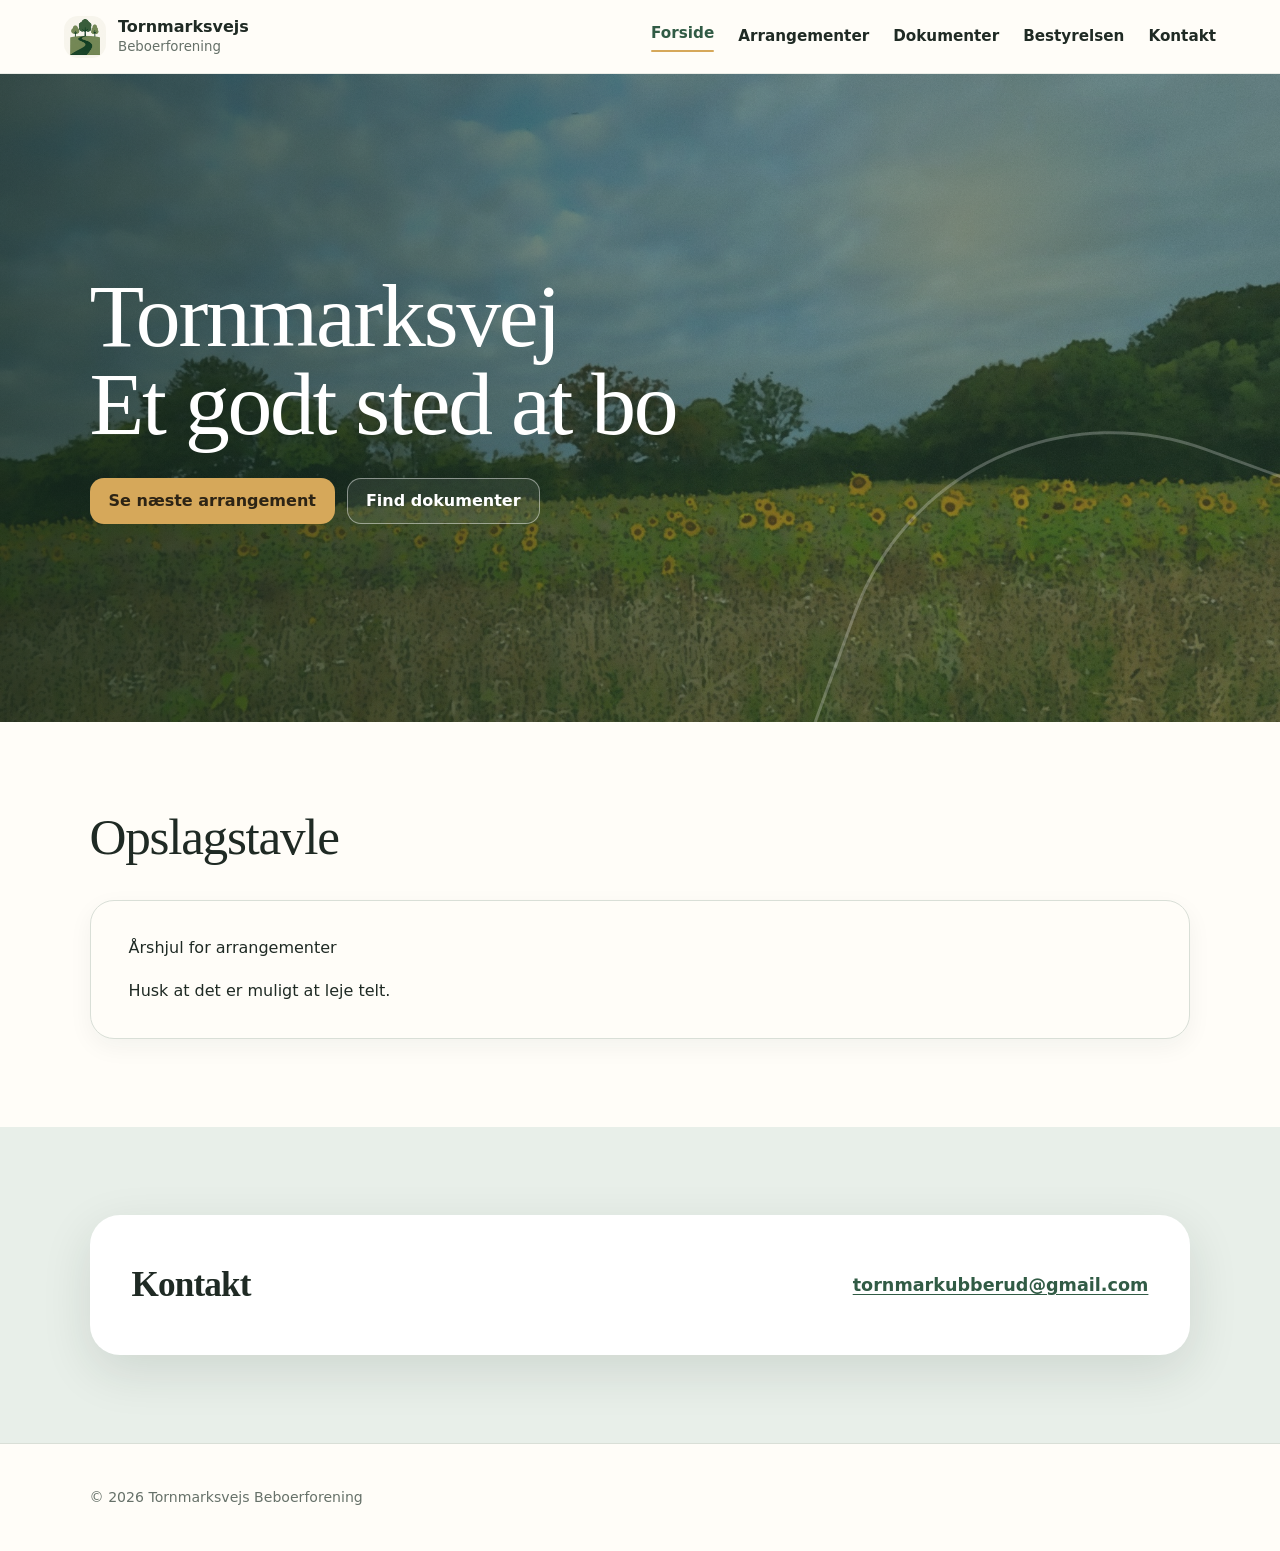
<file: index.html>
<!doctype html>
<html lang="da">
<head>
  <meta charset="utf-8">
  <meta name="viewport" content="width=device-width, initial-scale=1">
  <meta name="description" content="Tornmarksvejs Beboerforening – opslagstavle med beskeder til vejen.">
  <title>Tornmarksvejs Beboerforening</title>
  <link rel="stylesheet" href="css/style.css">
</head>
<body>
  <header class="site-header">
    <a class="brand" href="index.html" aria-label="Tornmarksvejs Beboerforening">
      <img class="brand-mark" src="images/logo-icon.png" alt="Tornmarksvejs Beboerforening logo">
      <span><strong>Tornmarksvejs</strong><small>Beboerforening</small></span>
    </a>
    <button class="menu-button" aria-expanded="false" aria-controls="main-nav">Menu</button>
    <nav id="main-nav" class="main-nav" aria-label="Hovedmenu">
      <a href="index.html" class="active">Forside</a>
      <a href="arrangementer.html">Arrangementer</a>
      <a href="dokumenter.html">Dokumenter</a>
      <a href="bestyrelsen.html">Bestyrelsen</a>
      <a href="#kontakt">Kontakt</a>
    </nav>
  </header>

  <main>
    <section class="hero">
      <div class="hero-overlay"></div>
      <div class="hero-content">
        <h1>Tornmarksvej  <br>Et godt sted at bo</h1>
        <div class="hero-actions">
          <a class="button primary" href="arrangementer.html">Se næste arrangement</a>
          <a class="button ghost" href="dokumenter.html">Find dokumenter</a>
        </div>
      </div>
      <div class="road-line" aria-hidden="true"></div>
    </section>

    <section id="opslagstavle" class="section section-light">
      <div class="section-heading">
        <h2>Opslagstavle</h2>
      </div>
      <div id="opslagstavle-content" class="notice-board"></div>
    </section>

    <section id="kontakt" class="section section-contact">
      <div class="contact-card">
        <h2>Kontakt</h2>
        <a id="contact-mail" class="mail-link" href="mailto:tornmarkubberud@gmail.com">tornmarkubberud@gmail.com</a>
      </div>
    </section>
  </main>

  <footer class="site-footer">
    <p>© <span id="year"></span> Tornmarksvejs Beboerforening</p>
  </footer>

  <script src="data/site-data.js"></script>
  <script src="js/main.js"></script>
</body>
</html>
</file>
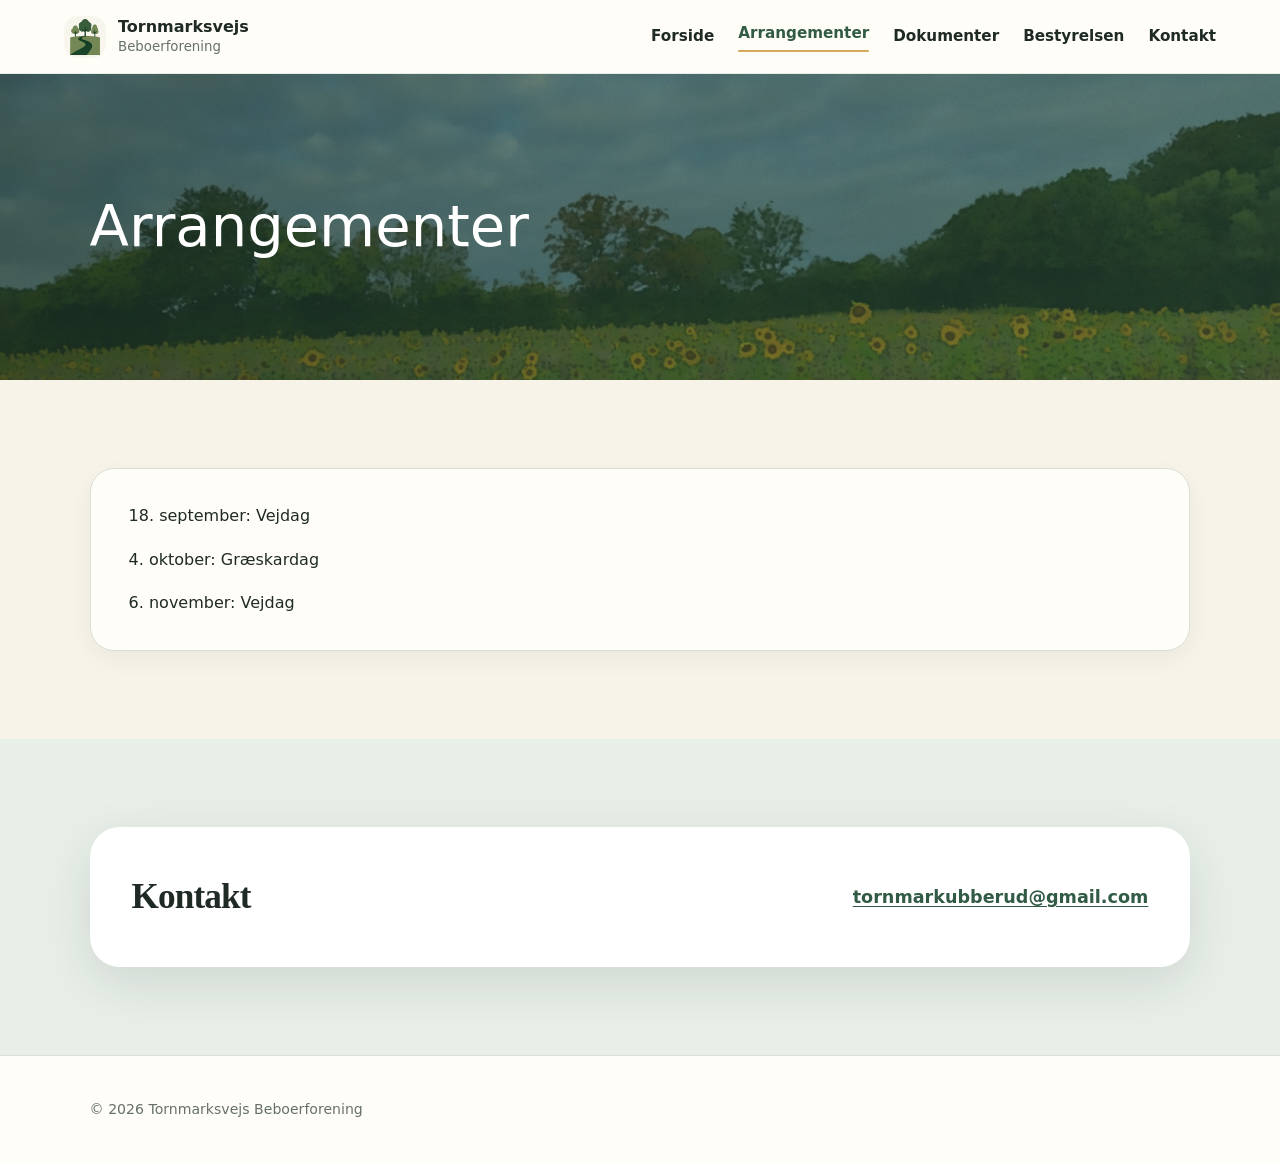
<file: arrangementer.html>
<!doctype html>
<html lang="da">
<head>
  <meta charset="utf-8">
  <meta name="viewport" content="width=device-width, initial-scale=1">
  <meta name="description" content="Kommende arrangementer for Tornmarksvejs Beboerforening.">
  <title>Arrangementer – Tornmarksvejs Beboerforening</title>
  <link rel="stylesheet" href="css/style.css">
</head>
<body>
  <header class="site-header">
    <a class="brand" href="index.html" aria-label="Tornmarksvejs Beboerforening">
      <img class="brand-mark" src="images/logo-icon.png" alt="Tornmarksvejs Beboerforening logo">
      <span><strong>Tornmarksvejs</strong><small>Beboerforening</small></span>
    </a>
    <button class="menu-button" aria-expanded="false" aria-controls="main-nav">Menu</button>
    <nav id="main-nav" class="main-nav" aria-label="Hovedmenu">
      <a href="index.html">Forside</a>
      <a href="arrangementer.html" class="active">Arrangementer</a>
      <a href="dokumenter.html">Dokumenter</a>
      <a href="bestyrelsen.html">Bestyrelsen</a>
      <a href="#kontakt">Kontakt</a>
    </nav>
  </header>

  <main>
    <section class="page-hero">
      <div class="hero-content">
        <h1>Arrangementer</h1>
      </div>
    </section>

    <section class="section section-warm">
      <div id="arrangementer-content" class="notice-board"></div>
    </section>

    <section id="kontakt" class="section section-contact">
      <div class="contact-card">
        <h2>Kontakt</h2>
        <a id="contact-mail" class="mail-link" href="mailto:tornmarkubberud@gmail.com">tornmarkubberud@gmail.com</a>
      </div>
    </section>
  </main>

  <footer class="site-footer">
    <p>© <span id="year"></span> Tornmarksvejs Beboerforening</p>
  </footer>

  <script src="data/site-data.js"></script>
  <script src="js/main.js"></script>
</body>
</html>
</file>
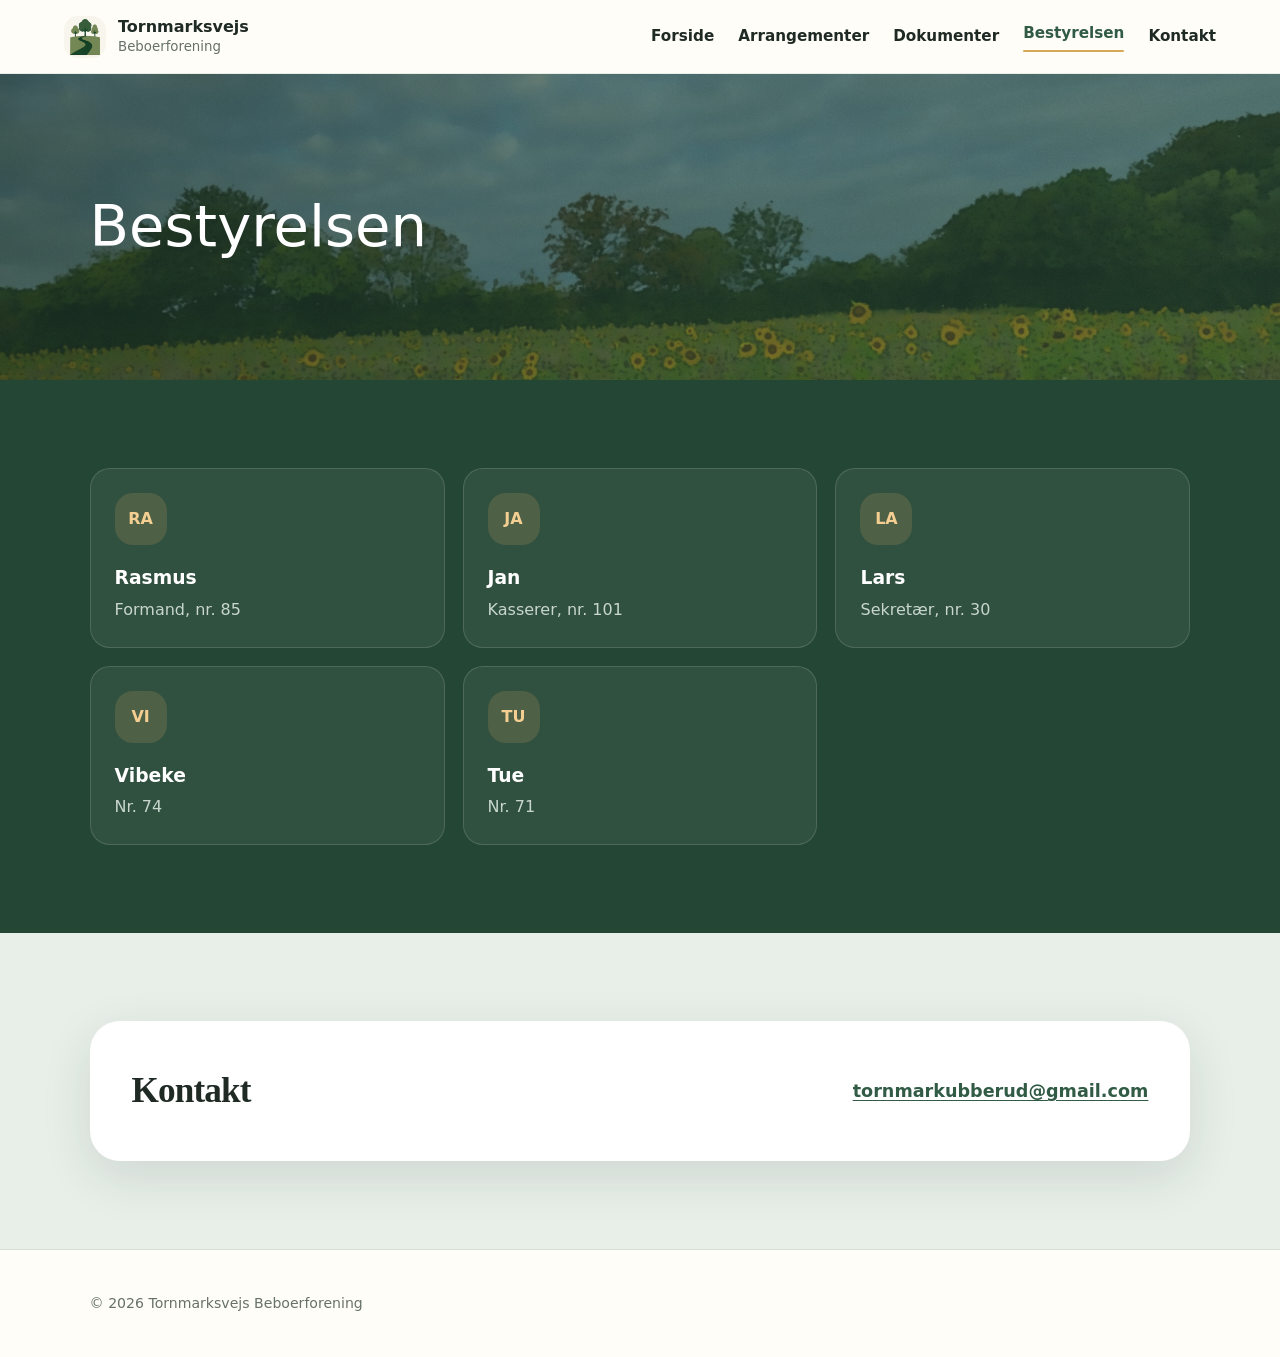
<file: bestyrelsen.html>
<!doctype html>
<html lang="da">
<head>
  <meta charset="utf-8">
  <meta name="viewport" content="width=device-width, initial-scale=1">
  <meta name="description" content="Bestyrelsen i Tornmarksvejs Beboerforening.">
  <title>Bestyrelsen – Tornmarksvejs Beboerforening</title>
  <link rel="stylesheet" href="css/style.css">
</head>
<body>
  <header class="site-header">
    <a class="brand" href="index.html" aria-label="Tornmarksvejs Beboerforening">
      <img class="brand-mark" src="images/logo-icon.png" alt="Tornmarksvejs Beboerforening logo">
      <span><strong>Tornmarksvejs</strong><small>Beboerforening</small></span>
    </a>
    <button class="menu-button" aria-expanded="false" aria-controls="main-nav">Menu</button>
    <nav id="main-nav" class="main-nav" aria-label="Hovedmenu">
      <a href="index.html">Forside</a>
      <a href="arrangementer.html">Arrangementer</a>
      <a href="dokumenter.html">Dokumenter</a>
      <a href="bestyrelsen.html" class="active">Bestyrelsen</a>
      <a href="#kontakt">Kontakt</a>
    </nav>
  </header>

  <main>
    <section class="page-hero">
      <div class="hero-content">
        <h1>Bestyrelsen</h1>
      </div>
    </section>

    <section class="section section-dark">
      <div id="board-grid"></div>
    </section>

    <section id="kontakt" class="section section-contact">
      <div class="contact-card">
        <h2>Kontakt</h2>
        <a id="contact-mail" class="mail-link" href="mailto:tornmarkubberud@gmail.com">tornmarkubberud@gmail.com</a>
      </div>
    </section>
  </main>

  <footer class="site-footer">
    <p>© <span id="year"></span> Tornmarksvejs Beboerforening</p>
  </footer>

  <script src="data/site-data.js"></script>
  <script src="js/main.js"></script>
</body>
</html>
</file>
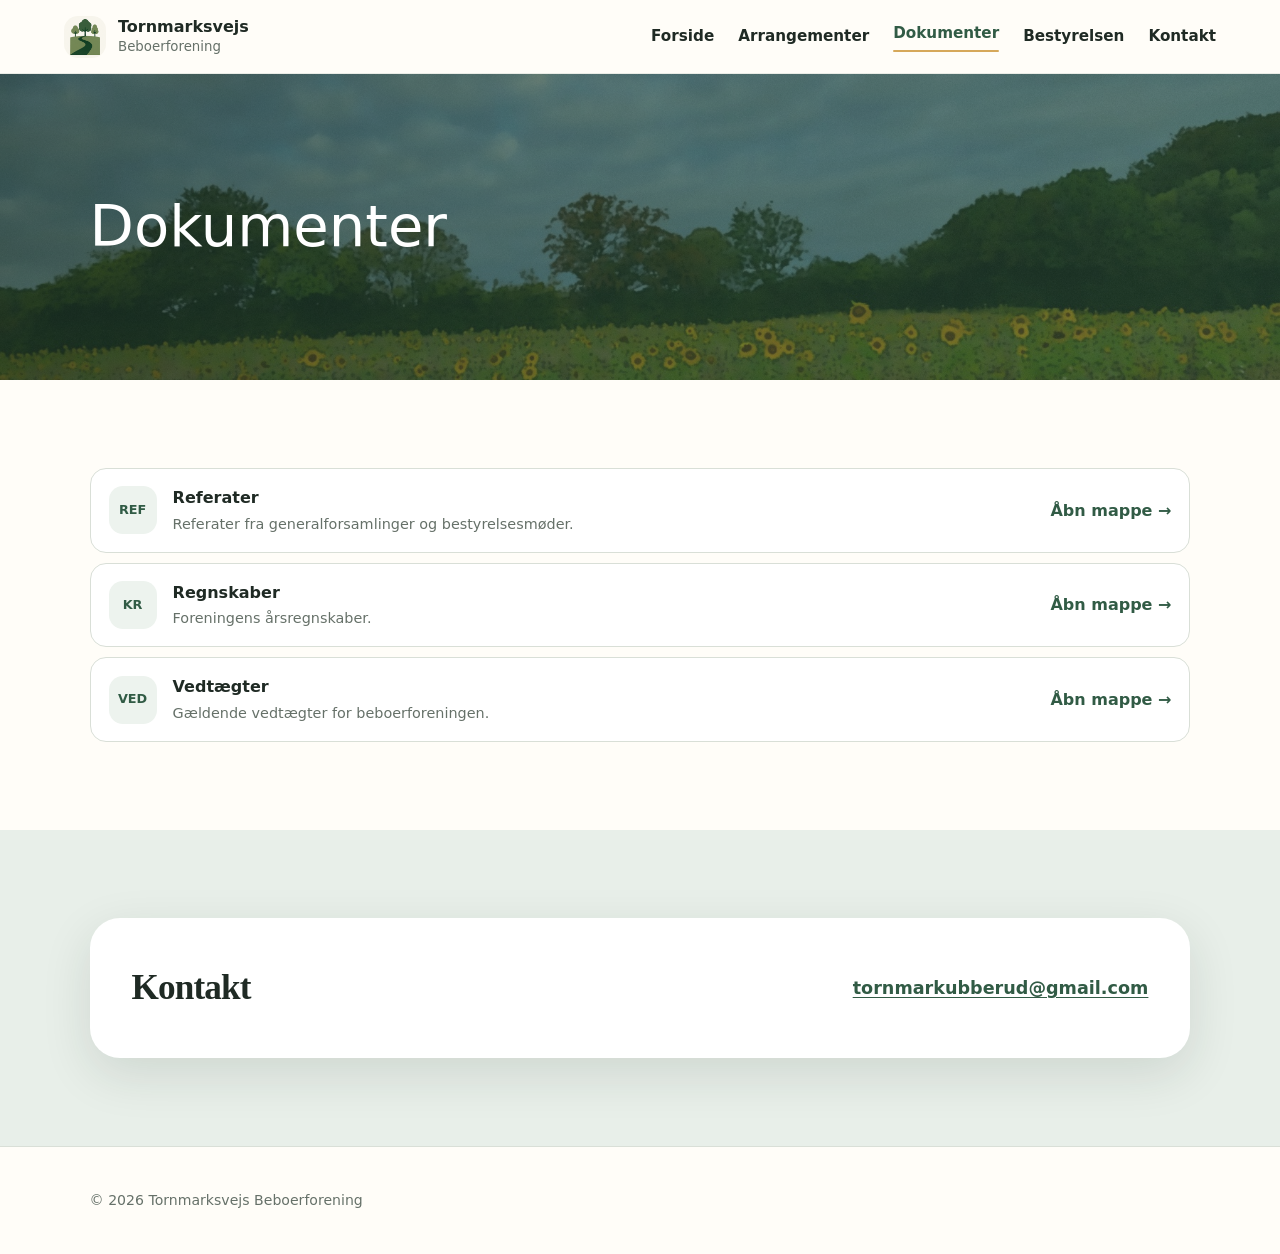
<file: dokumenter.html>
<!doctype html>
<html lang="da">
<head>
  <meta charset="utf-8">
  <meta name="viewport" content="width=device-width, initial-scale=1">
  <meta name="description" content="Referater, regnskaber og vedtægter for Tornmarksvejs Beboerforening.">
  <title>Dokumenter – Tornmarksvejs Beboerforening</title>
  <link rel="stylesheet" href="css/style.css">
</head>
<body>
  <header class="site-header">
    <a class="brand" href="index.html" aria-label="Tornmarksvejs Beboerforening">
      <img class="brand-mark" src="images/logo-icon.png" alt="Tornmarksvejs Beboerforening logo">
      <span><strong>Tornmarksvejs</strong><small>Beboerforening</small></span>
    </a>
    <button class="menu-button" aria-expanded="false" aria-controls="main-nav">Menu</button>
    <nav id="main-nav" class="main-nav" aria-label="Hovedmenu">
      <a href="index.html">Forside</a>
      <a href="arrangementer.html">Arrangementer</a>
      <a href="dokumenter.html" class="active">Dokumenter</a>
      <a href="bestyrelsen.html">Bestyrelsen</a>
      <a href="#kontakt">Kontakt</a>
    </nav>
  </header>

  <main>
    <section class="page-hero">
      <div class="hero-content">
        <h1>Dokumenter</h1>
      </div>
    </section>

    <section class="section section-light">
      <div id="document-list" class="document-list"></div>
    </section>

    <section id="kontakt" class="section section-contact">
      <div class="contact-card">
        <h2>Kontakt</h2>
        <a id="contact-mail" class="mail-link" href="mailto:tornmarkubberud@gmail.com">tornmarkubberud@gmail.com</a>
      </div>
    </section>
  </main>

  <footer class="site-footer">
    <p>© <span id="year"></span> Tornmarksvejs Beboerforening</p>
  </footer>

  <script src="data/site-data.js"></script>
  <script src="js/main.js"></script>
</body>
</html>
</file>
<file: css/style.css>
:root {
  --ink: #1f2a24;
  --muted: #667169;
  --cream: #f7f3e9;
  --paper: #fffdf8;
  --green: #315b45;
  --green-2: #244635;
  --line: #d9dfd7;
  --accent: #d6a85a;
  --shadow: 0 16px 50px rgba(24, 41, 31, .12);
  --radius: 24px;
}

* { box-sizing: border-box; }
html { scroll-behavior: smooth; }
body {
  margin: 0;
  font-family: Inter, ui-sans-serif, system-ui, -apple-system, BlinkMacSystemFont, "Segoe UI", sans-serif;
  color: var(--ink);
  background: var(--paper);
  line-height: 1.6;
}
a { color: inherit; }
button, a { -webkit-tap-highlight-color: transparent; }

.site-header {
  position: sticky;
  top: 0;
  z-index: 30;
  display: flex;
  align-items: center;
  justify-content: space-between;
  min-height: 74px;
  padding: 0 5vw;
  background: rgba(255, 253, 248, .93);
  backdrop-filter: blur(12px);
  border-bottom: 1px solid rgba(49, 91, 69, .1);
}
.brand { display: flex; align-items: center; gap: 12px; text-decoration: none; }
.brand-mark {
  width: 42px; height: 42px; display: block; border-radius: 14px;
  object-fit: cover; background: var(--cream);
}
.brand strong, .brand small { display: block; line-height: 1.05; }
.brand small { color: var(--muted); margin-top: 4px; }
.main-nav { display: flex; gap: 24px; align-items: center; }
.main-nav a { text-decoration: none; font-weight: 650; font-size: .95rem; }
.main-nav a:hover { color: var(--green); }
.main-nav a.active { color: var(--green); }
.main-nav a.active::after { content: ''; display: block; height: 2px; background: var(--accent); margin-top: 4px; border-radius: 2px; }
.menu-button { display: none; border: 0; background: var(--green); color: white; border-radius: 12px; padding: 10px 14px; font-weight: 700; }

.page-hero {
  min-height: 34vh;
  position: relative;
  display: grid;
  align-items: center;
  overflow: hidden;
  padding: 8vh 7vw;
  color: white;
  background:
    linear-gradient(135deg, rgba(24,49,36,.72), rgba(39,79,58,.55)),
    url('../images/tornmarksvej-hero-watercolor.jpg') center/cover no-repeat;
}
.page-hero .hero-content { position: relative; z-index: 2; width: min(760px, 100%); }
.page-hero h1 { font-size: clamp(2.2rem, 5vw, 3.6rem); margin: 0; font-weight: 500; }

.hero {
  min-height: 72vh;
  position: relative;
  display: grid;
  align-items: center;
  overflow: hidden;
  padding: 10vh 7vw;
  color: white;
  background:
    radial-gradient(circle at 76% 24%, rgba(214,168,90,.22), transparent 18%),
    linear-gradient(135deg, rgba(24,49,36,.62), rgba(39,79,58,.42)),
    url('../images/tornmarksvej-hero-watercolor.jpg') center/cover no-repeat;
}
.hero-overlay { position: absolute; inset: 0; background: linear-gradient(90deg, rgba(15,33,24,.42), transparent 65%); }
.hero-content { position: relative; z-index: 2; width: min(760px, 100%); }
.eyebrow { text-transform: uppercase; letter-spacing: .16em; font-size: .76rem; font-weight: 800; margin: 0 0 12px; opacity: .78; }
.hero h1, .section h2 { font-family: Georgia, "Times New Roman", serif; letter-spacing: -.025em; }
.hero h1 { font-size: clamp(2.7rem, 7vw, 6.2rem); line-height: .98; margin: 0 0 24px; font-weight: 500; }
.hero p:not(.eyebrow) { font-size: clamp(1rem, 2vw, 1.3rem); max-width: 680px; }
.hero-actions { display: flex; gap: 12px; flex-wrap: wrap; margin-top: 30px; }
.road-line { position: absolute; width: 55vw; height: 55vw; border: 3px solid rgba(255,255,255,.24); border-radius: 46% 54% 64% 36%; right: -18vw; bottom: -34vw; transform: rotate(20deg); }

.button { display: inline-flex; align-items: center; justify-content: center; min-height: 46px; padding: 0 18px; border-radius: 14px; font-weight: 750; text-decoration: none; border: 1px solid transparent; cursor: pointer; }
.button.primary { background: var(--accent); color: #2d2415; }
.button.ghost { color: white; border-color: rgba(255,255,255,.45); background: rgba(255,255,255,.08); }
.button.secondary { color: var(--green); border-color: #b9c9bf; background: white; }

.section { padding: 88px 7vw; }
.section-light { background: var(--paper); }
.section-warm { background: var(--cream); }
.section-dark { background: var(--green-2); color: white; }
.section-contact { background: #e8efe9; }
.section-heading { max-width: 760px; margin-bottom: 36px; }
.section-heading h2 { font-size: clamp(2.2rem, 4vw, 4rem); line-height: 1.05; margin: 0 0 14px; font-weight: 500; }
.section-heading p:not(.eyebrow) { color: var(--muted); font-size: 1.05rem; }
.section-dark .section-heading p:not(.eyebrow) { color: #c8d6ce; }
.split-heading { max-width: none; display: flex; align-items: end; justify-content: space-between; gap: 24px; }

.card-grid { display: grid; grid-template-columns: repeat(3, 1fr); gap: 20px; }
.info-card { background: white; border: 1px solid var(--line); border-radius: var(--radius); padding: 26px; box-shadow: 0 8px 24px rgba(24,41,31,.05); }
.info-card .date { color: var(--green); font-weight: 800; font-size: .9rem; }
.info-card h3 { margin: 8px 0; font-size: 1.25rem; }
.info-card p { color: var(--muted); margin-bottom: 0; }

.timeline { display: grid; gap: 14px; }
.event { display: grid; grid-template-columns: 90px 1fr auto; align-items: center; gap: 20px; background: white; border-radius: 20px; padding: 18px 22px; border: 1px solid #e6e1d5; }
.event-date { text-align: center; border-right: 1px solid #e6e1d5; padding-right: 20px; }
.event-date strong { display: block; font-size: 1.8rem; line-height: 1; color: var(--green); }
.event-date span { text-transform: uppercase; font-size: .72rem; font-weight: 800; letter-spacing: .1em; color: var(--muted); }
.event h3 { margin: 0 0 4px; }
.event p { margin: 0; color: var(--muted); }
.event-badge { font-size: .8rem; font-weight: 800; background: #edf3ee; color: var(--green); border-radius: 999px; padding: 7px 11px; }

.notice-board { background: var(--paper); border: 1px solid var(--line); border-radius: var(--radius); padding: 34px 38px; box-shadow: 0 8px 24px rgba(24,41,31,.05); }
.notice-board p { margin: 0 0 18px; color: var(--ink); }
.notice-board p:last-child { margin-bottom: 0; }

.filter-row { display: flex; flex-wrap: wrap; gap: 8px; margin-bottom: 22px; }
.filter-button { border: 1px solid var(--line); background: white; color: var(--ink); border-radius: 999px; padding: 9px 14px; cursor: pointer; font-weight: 700; }
.filter-button.active { background: var(--green); color: white; border-color: var(--green); }
.document-list { display: grid; gap: 10px; }
.document { display: grid; grid-template-columns: 48px 1fr auto; gap: 16px; align-items: center; padding: 16px 18px; border: 1px solid var(--line); border-radius: 16px; background: white; }
.file-icon { width: 48px; height: 48px; display: grid; place-items: center; border-radius: 14px; background: #edf3ee; font-weight: 850; color: var(--green); font-size: .8rem; }
.document h3 { margin: 0 0 2px; font-size: 1rem; }
.document p { margin: 0; color: var(--muted); font-size: .9rem; }
.document a { text-decoration: none; font-weight: 800; color: var(--green); }
.helper-text { color: var(--muted); font-size: .9rem; margin-top: 18px; }
.helper-text code { background: #eff1ed; padding: 2px 6px; border-radius: 6px; }

.person-grid { display: grid; grid-template-columns: repeat(3, 1fr); gap: 18px; }
.board-group { margin-bottom: 34px; }
.board-group:last-child { margin-bottom: 0; }
.board-group-title { color: #f4cf91; font-size: 1rem; text-transform: uppercase; letter-spacing: .08em; margin: 0 0 16px; }
.person { padding: 24px; border: 1px solid rgba(255,255,255,.14); border-radius: 20px; background: rgba(255,255,255,.06); }
.person .initials { width: 52px; height: 52px; border-radius: 18px; display: grid; place-items: center; background: rgba(214,168,90,.18); color: #f4cf91; font-weight: 800; margin-bottom: 18px; }
.person h3 { margin: 0; }
.person p { margin: 4px 0 0; color: #c8d6ce; }

.contact-card { background: white; border-radius: 30px; padding: 42px; box-shadow: var(--shadow); display: flex; align-items: center; justify-content: space-between; gap: 30px; flex-wrap: wrap; }
.contact-card h2 { margin: 0; font-size: clamp(1.6rem, 3vw, 2.2rem); }
.mail-link { font-size: 1.1rem; font-weight: 700; color: var(--green); text-decoration: underline; text-underline-offset: 3px; }
.site-footer { padding: 28px 7vw; display: flex; justify-content: space-between; gap: 20px; color: var(--muted); font-size: .88rem; border-top: 1px solid var(--line); }

@media (max-width: 900px) {
  .main-nav { display: none; position: absolute; top: 74px; left: 4vw; right: 4vw; background: white; padding: 18px; border-radius: 16px; box-shadow: var(--shadow); flex-direction: column; align-items: stretch; }
  .main-nav.open { display: flex; }
  .menu-button { display: block; }
  .card-grid, .person-grid { grid-template-columns: 1fr; }
  .split-heading, .contact-card, .site-footer { align-items: flex-start; flex-direction: column; }
}

@media (max-width: 650px) {
  .site-header { padding: 0 18px; }
  .section { padding: 68px 20px; }
  .hero { padding: 9vh 20px; min-height: 70vh; }
  .brand small { display: none; }
  .event { grid-template-columns: 64px 1fr; }
  .event-date { padding-right: 12px; }
  .event-badge { display: none; }
  .document { grid-template-columns: 42px 1fr; }
  .document a { grid-column: 2; }
  .contact-card { padding: 28px; }
}
</file>
